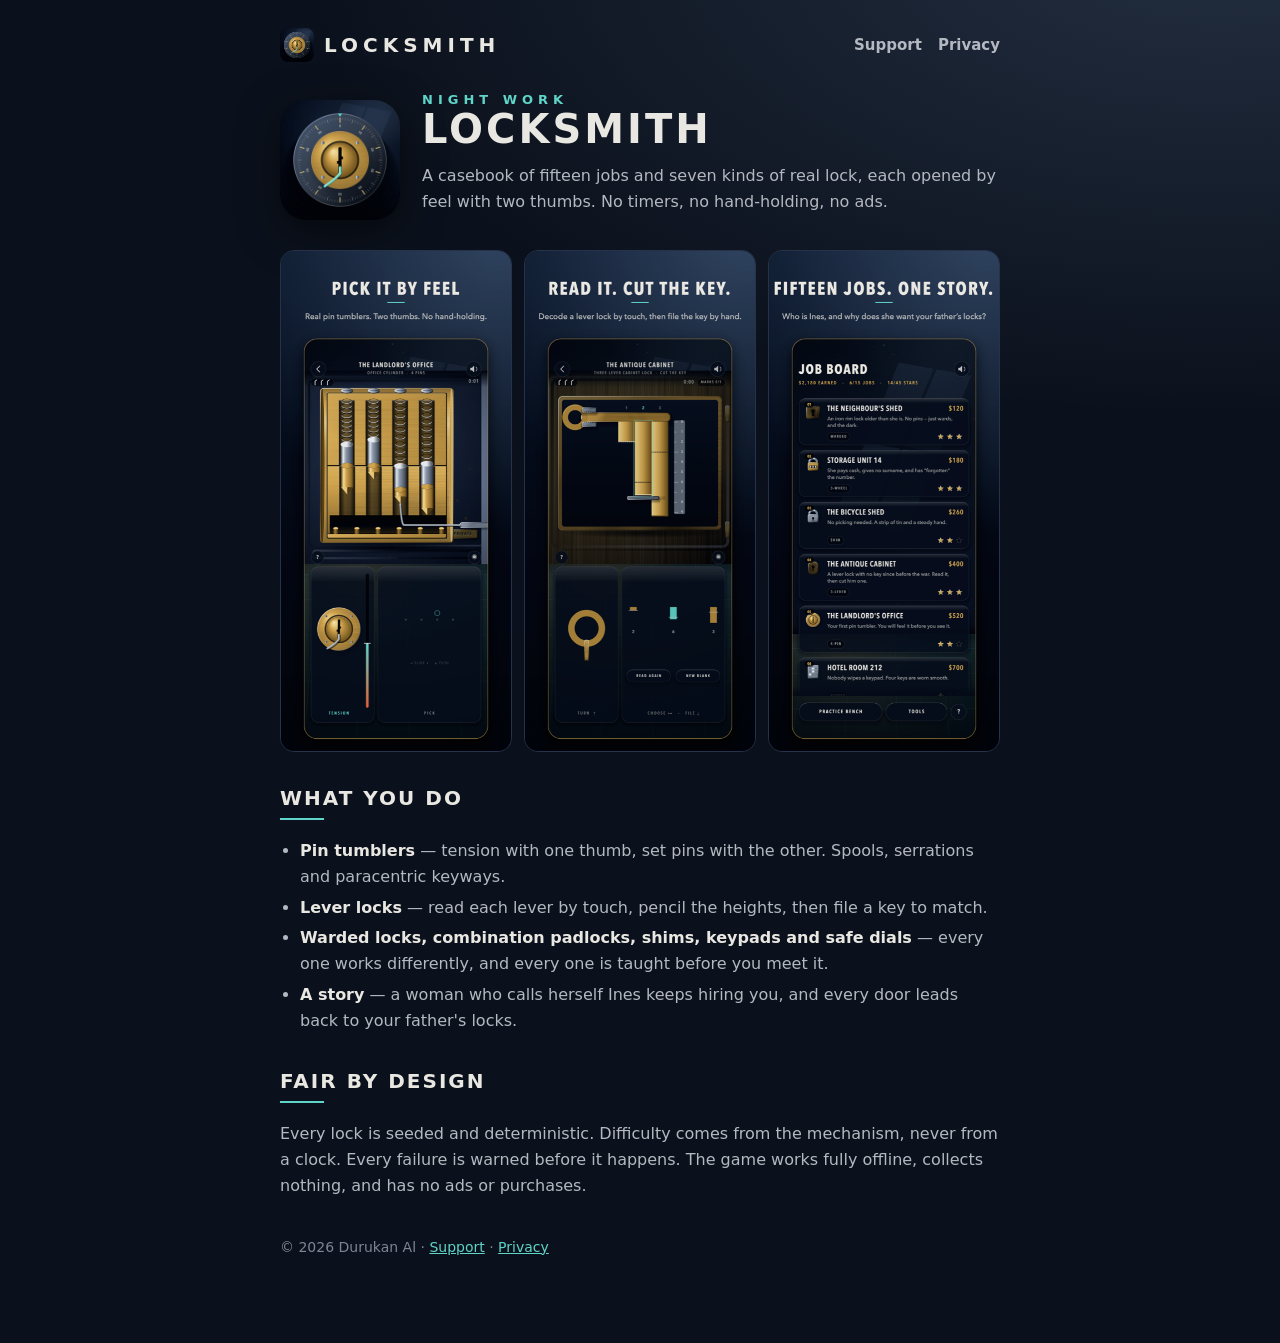
<file: index.html>
<!doctype html><html lang="en"><head><meta charset="utf-8"><meta name="viewport" content="width=device-width,initial-scale=1"><link rel="icon" href="icon.png"><link rel="stylesheet" href="style.css"><title>LOCKSMITH: Heist Lockpick</title><meta name="description" content="A casebook of real locks, opened by feel. Pin tumblers, lever locks, safe dials, wards, keypads and more."></head><body><div class="wrap">
<div class="top"><a class="wm" href="index.html"><img src="icon.png" alt="">LOCKSMITH</a><nav><a href="support.html">Support</a><a href="privacy.html">Privacy</a></nav></div>
<div class="hero"><img src="icon.png" alt="LOCKSMITH app icon"><div><div class="tag">Night work</div><h1>Locksmith</h1><p>A casebook of fifteen jobs and seven kinds of real lock, each opened by feel with two thumbs. No timers, no hand-holding, no ads.</p></div></div>
<div class="shots"><img src="shot1.png" alt="Picking a pin tumbler lock"><img src="shot2.png" alt="Cutting a key for a lever lock"><img src="shot3.png" alt="The job board"></div>
<h2>What you do</h2><div class="rule"></div>
<ul><li><b>Pin tumblers</b> — tension with one thumb, set pins with the other. Spools, serrations and paracentric keyways.</li>
<li><b>Lever locks</b> — read each lever by touch, pencil the heights, then file a key to match.</li>
<li><b>Warded locks, combination padlocks, shims, keypads and safe dials</b> — every one works differently, and every one is taught before you meet it.</li>
<li><b>A story</b> — a woman who calls herself Ines keeps hiring you, and every door leads back to your father's locks.</li></ul>
<h2>Fair by design</h2><div class="rule"></div>
<p>Every lock is seeded and deterministic. Difficulty comes from the mechanism, never from a clock. Every failure is warned before it happens. The game works fully offline, collects nothing, and has no ads or purchases.</p>
<p class="muted" style="margin-top:36px">© 2026 Durukan Al · <a href="support.html">Support</a> · <a href="privacy.html">Privacy</a></p></div></body></html>
</file>
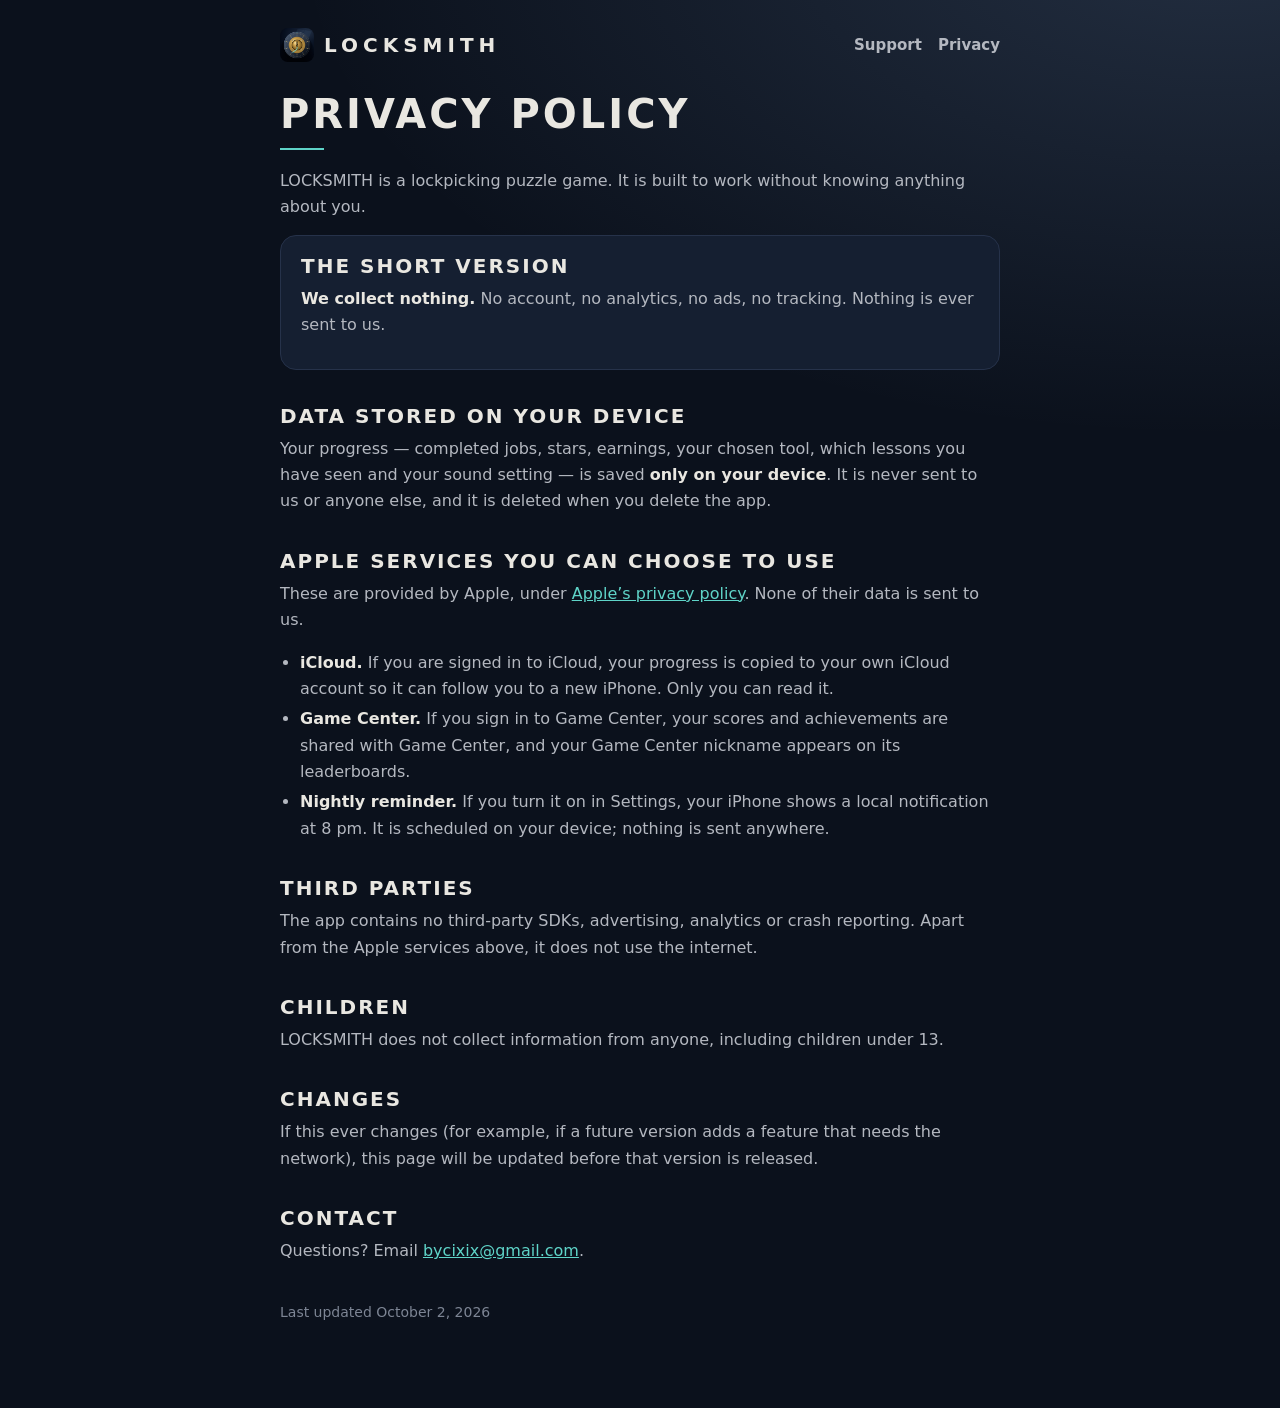
<file: privacy.html>
<!doctype html><html lang="en"><head><meta charset="utf-8"><meta name="viewport" content="width=device-width,initial-scale=1"><link rel="icon" href="icon.png"><link rel="stylesheet" href="style.css"><title>LOCKSMITH — Privacy policy</title><meta name="description" content="LOCKSMITH collects no personal data."></head><body><div class="wrap">
<div class="top"><a class="wm" href="index.html"><img src="icon.png" alt="">LOCKSMITH</a><nav><a href="support.html">Support</a><a href="privacy.html">Privacy</a></nav></div>
<h1>Privacy policy</h1><div class="rule"></div>
<p>LOCKSMITH is a lockpicking puzzle game. It is built to work without knowing anything about you.</p>
<div class="card"><h2 style="margin-top:0">The short version</h2><p><b>We collect nothing.</b> No account, no analytics, no ads, no tracking. Nothing is ever sent to us.</p></div>
<h2>Data stored on your device</h2><p>Your progress — completed jobs, stars, earnings, your chosen tool, which lessons you have seen and your sound setting — is saved <b>only on your device</b>. It is never sent to us or anyone else, and it is deleted when you delete the app.</p>
<h2>Apple services you can choose to use</h2><p>These are provided by Apple, under <a href="https://www.apple.com/legal/privacy/">Apple’s privacy policy</a>. None of their data is sent to us.</p>
<ul><li><b>iCloud.</b> If you are signed in to iCloud, your progress is copied to your own iCloud account so it can follow you to a new iPhone. Only you can read it.</li>
<li><b>Game Center.</b> If you sign in to Game Center, your scores and achievements are shared with Game Center, and your Game Center nickname appears on its leaderboards.</li>
<li><b>Nightly reminder.</b> If you turn it on in Settings, your iPhone shows a local notification at 8 pm. It is scheduled on your device; nothing is sent anywhere.</li></ul>
<h2>Third parties</h2><p>The app contains no third-party SDKs, advertising, analytics or crash reporting. Apart from the Apple services above, it does not use the internet.</p>
<h2>Children</h2><p>LOCKSMITH does not collect information from anyone, including children under 13.</p>
<h2>Changes</h2><p>If this ever changes (for example, if a future version adds a feature that needs the network), this page will be updated before that version is released.</p>
<h2>Contact</h2><p>Questions? Email <a href="mailto:bycixix@gmail.com">bycixix@gmail.com</a>.</p>
<p class="muted" style="margin-top:36px">Last updated October 2, 2026</p></div></body></html>
</file>
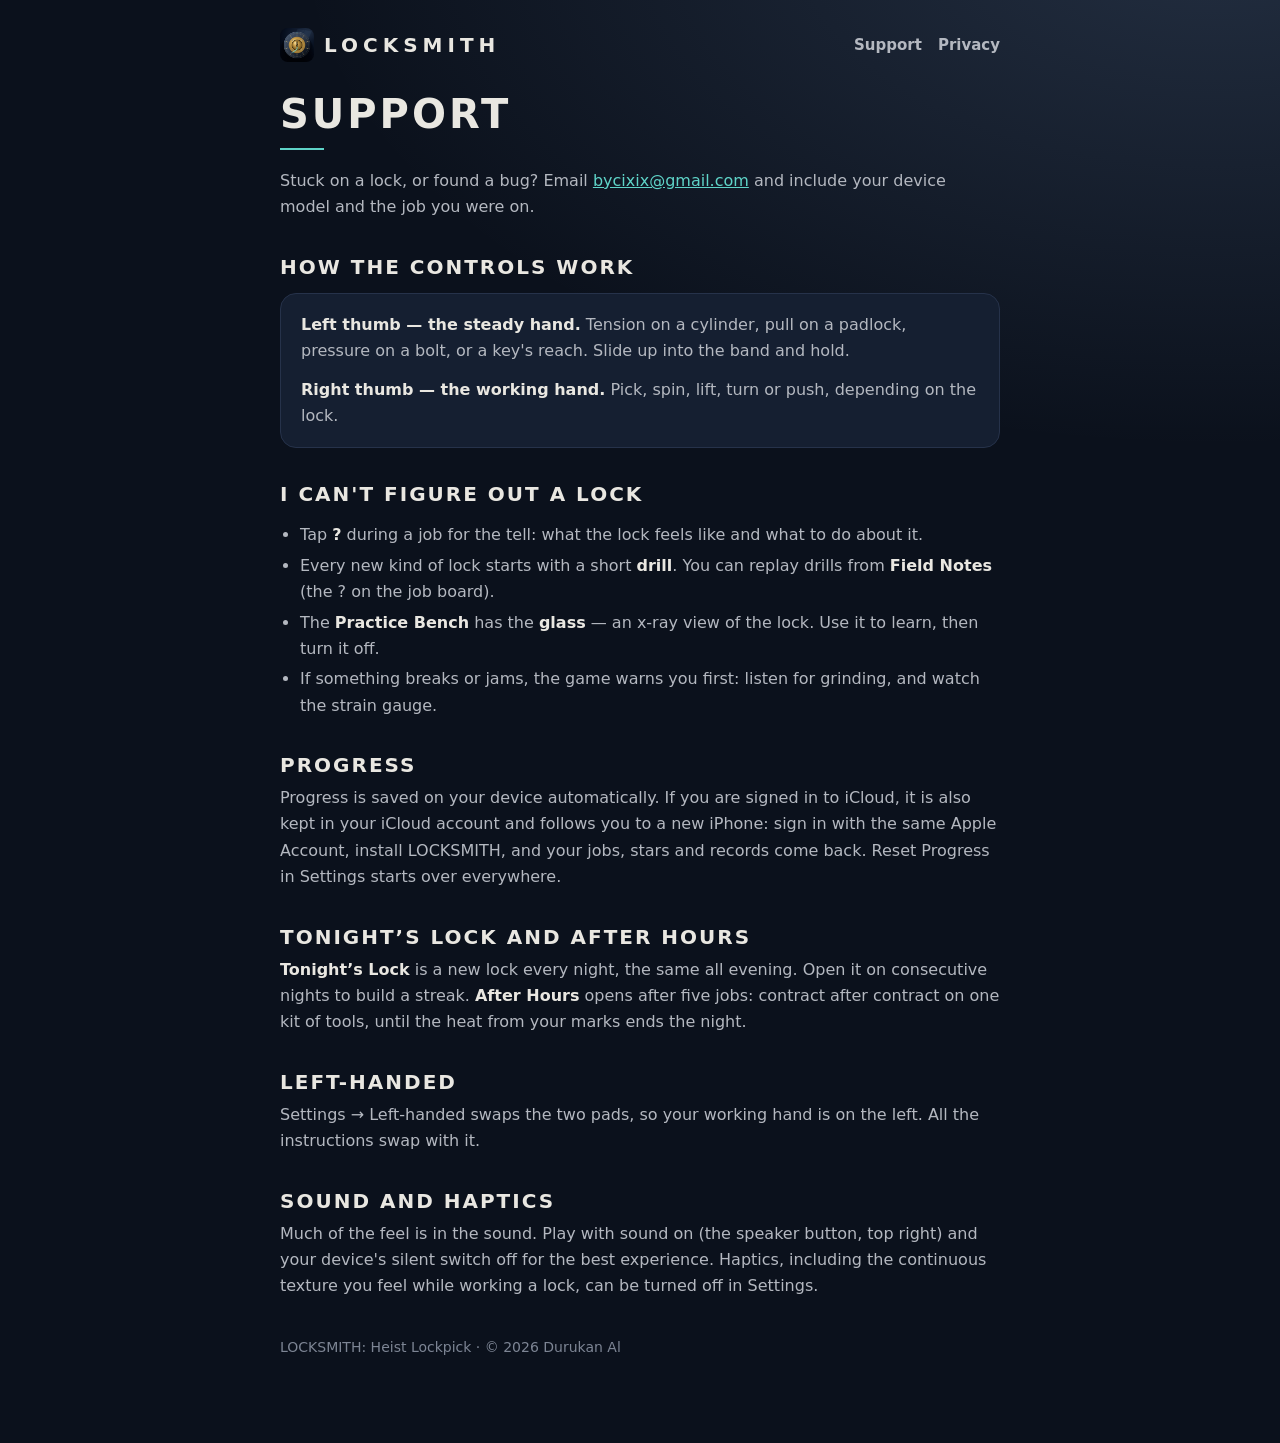
<file: support.html>
<!doctype html><html lang="en"><head><meta charset="utf-8"><meta name="viewport" content="width=device-width,initial-scale=1"><link rel="icon" href="icon.png"><link rel="stylesheet" href="style.css"><title>LOCKSMITH — Support</title><meta name="description" content="Help with LOCKSMITH: Heist Lockpick."></head><body><div class="wrap">
<div class="top"><a class="wm" href="index.html"><img src="icon.png" alt="">LOCKSMITH</a><nav><a href="support.html">Support</a><a href="privacy.html">Privacy</a></nav></div>
<h1>Support</h1><div class="rule"></div>
<p>Stuck on a lock, or found a bug? Email <a href="mailto:bycixix@gmail.com">bycixix@gmail.com</a> and include your device model and the job you were on.</p>
<h2>How the controls work</h2>
<div class="card"><p><b>Left thumb — the steady hand.</b> Tension on a cylinder, pull on a padlock, pressure on a bolt, or a key's reach. Slide up into the band and hold.</p><p style="margin:0"><b>Right thumb — the working hand.</b> Pick, spin, lift, turn or push, depending on the lock.</p></div>
<h2>I can't figure out a lock</h2>
<ul><li>Tap <b>?</b> during a job for the tell: what the lock feels like and what to do about it.</li>
<li>Every new kind of lock starts with a short <b>drill</b>. You can replay drills from <b>Field Notes</b> (the ? on the job board).</li>
<li>The <b>Practice Bench</b> has the <b>glass</b> — an x-ray view of the lock. Use it to learn, then turn it off.</li>
<li>If something breaks or jams, the game warns you first: listen for grinding, and watch the strain gauge.</li></ul>
<h2>Progress</h2><p>Progress is saved on your device automatically. If you are signed in to iCloud, it is also kept in your iCloud account and follows you to a new iPhone: sign in with the same Apple Account, install LOCKSMITH, and your jobs, stars and records come back. Reset Progress in Settings starts over everywhere.</p>
<h2>Tonight’s Lock and After Hours</h2><p><b>Tonight’s Lock</b> is a new lock every night, the same all evening. Open it on consecutive nights to build a streak. <b>After Hours</b> opens after five jobs: contract after contract on one kit of tools, until the heat from your marks ends the night.</p>
<h2>Left-handed</h2><p>Settings → Left-handed swaps the two pads, so your working hand is on the left. All the instructions swap with it.</p>
<h2>Sound and haptics</h2><p>Much of the feel is in the sound. Play with sound on (the speaker button, top right) and your device's silent switch off for the best experience. Haptics, including the continuous texture you feel while working a lock, can be turned off in Settings.</p>
<p class="muted" style="margin-top:36px">LOCKSMITH: Heist Lockpick · © 2026 Durukan Al</p></div></body></html>
</file>
<file: style.css>
:root{--bg:#0b111c;--card:#151f31;--edge:#26324a;--ink:#e9e7e1;--ink2:#b4b8c0;--ink3:#7d8594;--brass:#cfa24e;--signal:#5fd4c8}
*{box-sizing:border-box}
body{margin:0;background:var(--bg) radial-gradient(120% 60% at 95% -5%,rgba(143,180,232,.18),transparent 60%) no-repeat;color:var(--ink);font:16px/1.65 -apple-system,BlinkMacSystemFont,"Segoe UI",system-ui,sans-serif}
.wrap{max-width:760px;margin:0 auto;padding:28px 20px 72px}
.top{display:flex;align-items:center;justify-content:space-between;gap:12px;margin-bottom:30px;flex-wrap:wrap}
.wm{display:flex;align-items:center;gap:10px;color:var(--ink);text-decoration:none;font:700 20px/1 "Avenir Next Condensed","Arial Narrow",system-ui,sans-serif;letter-spacing:5px}
.wm img{width:34px;height:34px;border-radius:8px}
nav a{color:var(--ink2);text-decoration:none;font-weight:600;margin-left:16px;font-size:15px}
nav a:hover{color:var(--signal)}
h1{font:700 40px/1.1 "Avenir Next Condensed","Arial Narrow",system-ui,sans-serif;letter-spacing:3px;margin:0 0 12px;text-transform:uppercase}
h2{font:700 20px "Avenir Next Condensed","Arial Narrow",system-ui,sans-serif;letter-spacing:2px;text-transform:uppercase;margin:34px 0 8px}
.rule{width:44px;height:2px;background:var(--signal);margin:0 0 18px}
p{margin:0 0 12px;color:var(--ink2)} b{color:var(--ink)} a{color:var(--signal)}
.card{background:var(--card);border:1px solid var(--edge);border-radius:16px;padding:18px 20px;margin:14px 0}
.muted{color:var(--ink3);font-size:14px}
.hero{display:grid;grid-template-columns:120px 1fr;gap:22px;align-items:center;margin:6px 0 20px}
.hero img{width:120px;height:120px;border-radius:26px;box-shadow:0 12px 40px rgba(0,0,0,.5)}
.tag{color:var(--signal);font:600 13px "Avenir Next Condensed","Arial Narrow",system-ui,sans-serif;letter-spacing:5px;text-transform:uppercase}
.shots{display:grid;grid-template-columns:repeat(3,minmax(0,1fr));gap:12px;margin:22px 0}
.shots img{width:100%;border-radius:14px;border:1px solid var(--edge)}
.btn{display:inline-block;background:linear-gradient(#f3d98e,#cfa24e 55%,#8a6a2a);color:#0b111c;text-decoration:none;font-weight:800;padding:13px 22px;border-radius:999px;letter-spacing:1px}
ul{padding-left:20px;color:var(--ink2)} li{margin:4px 0}
@media (max-width:560px){.hero{grid-template-columns:1fr}.shots{grid-template-columns:1fr 1fr}.shots img:last-child{display:none}h1{font-size:32px}}
</file>
